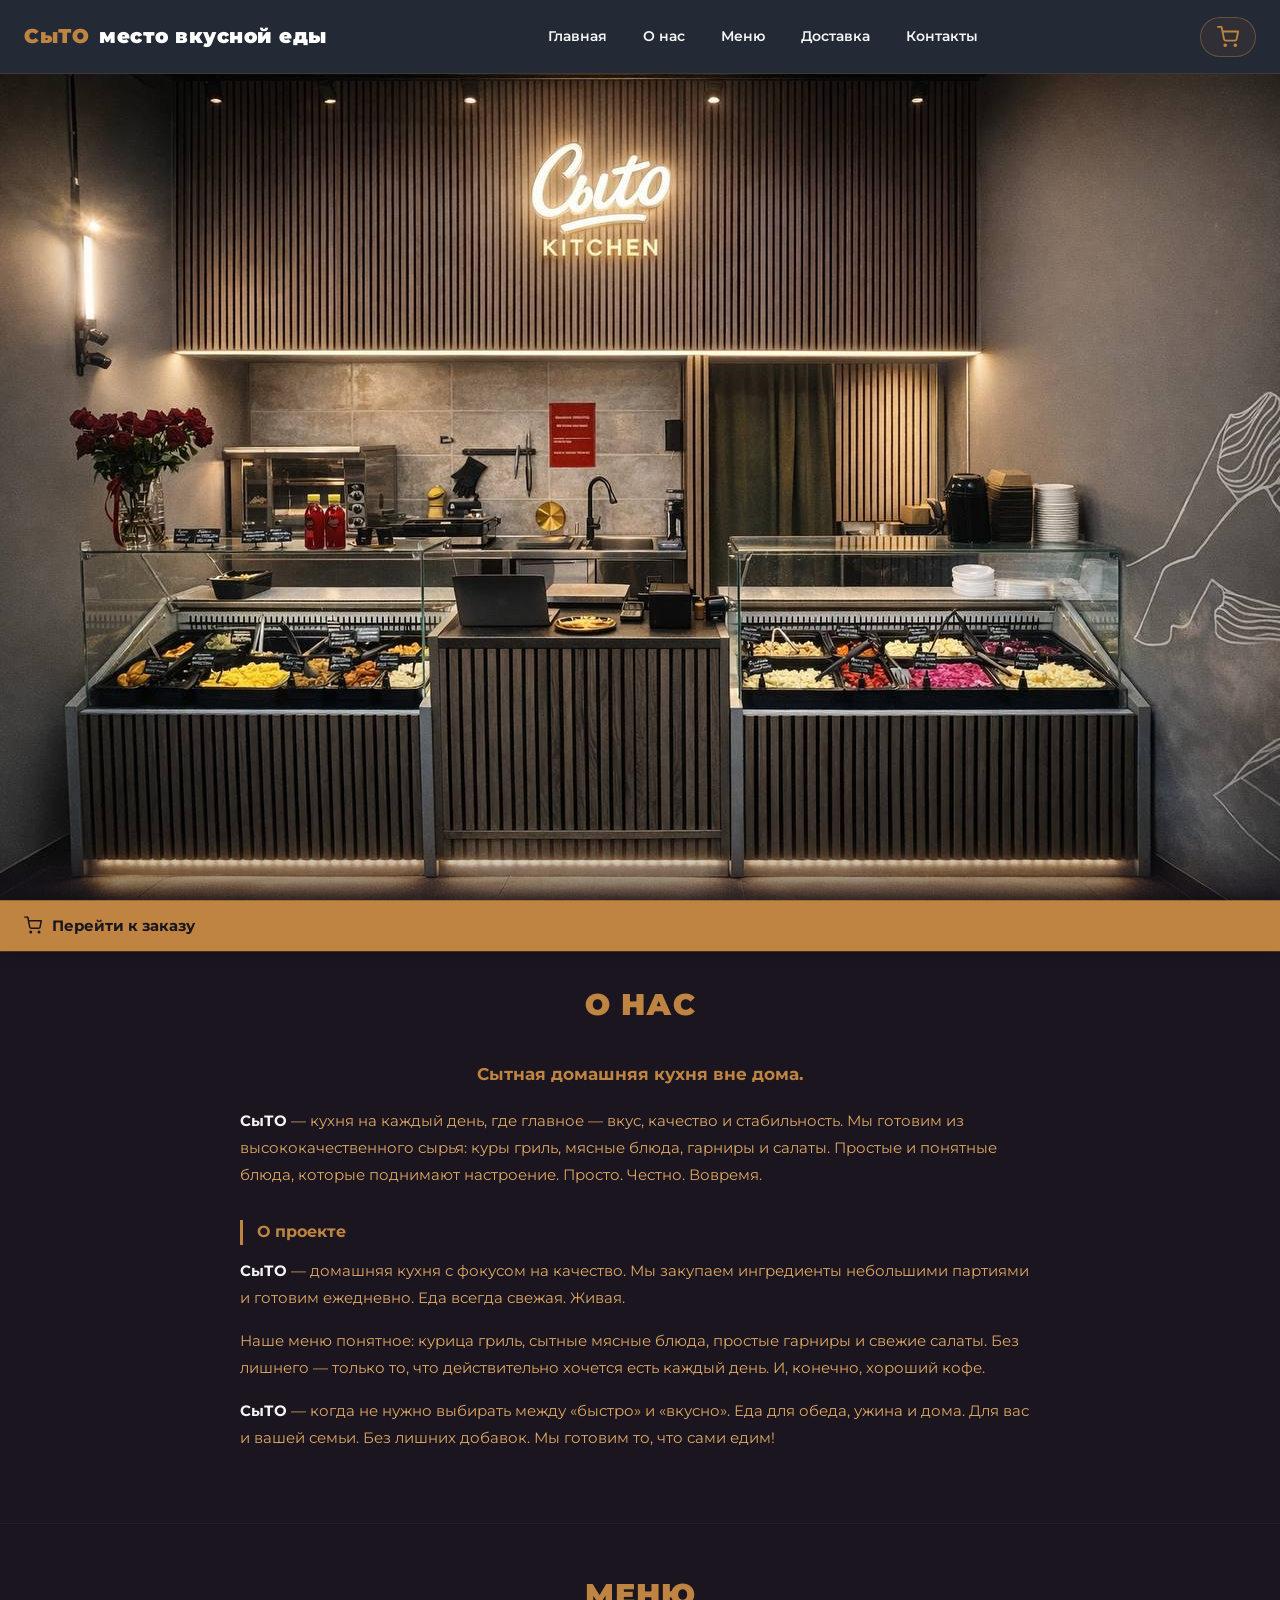
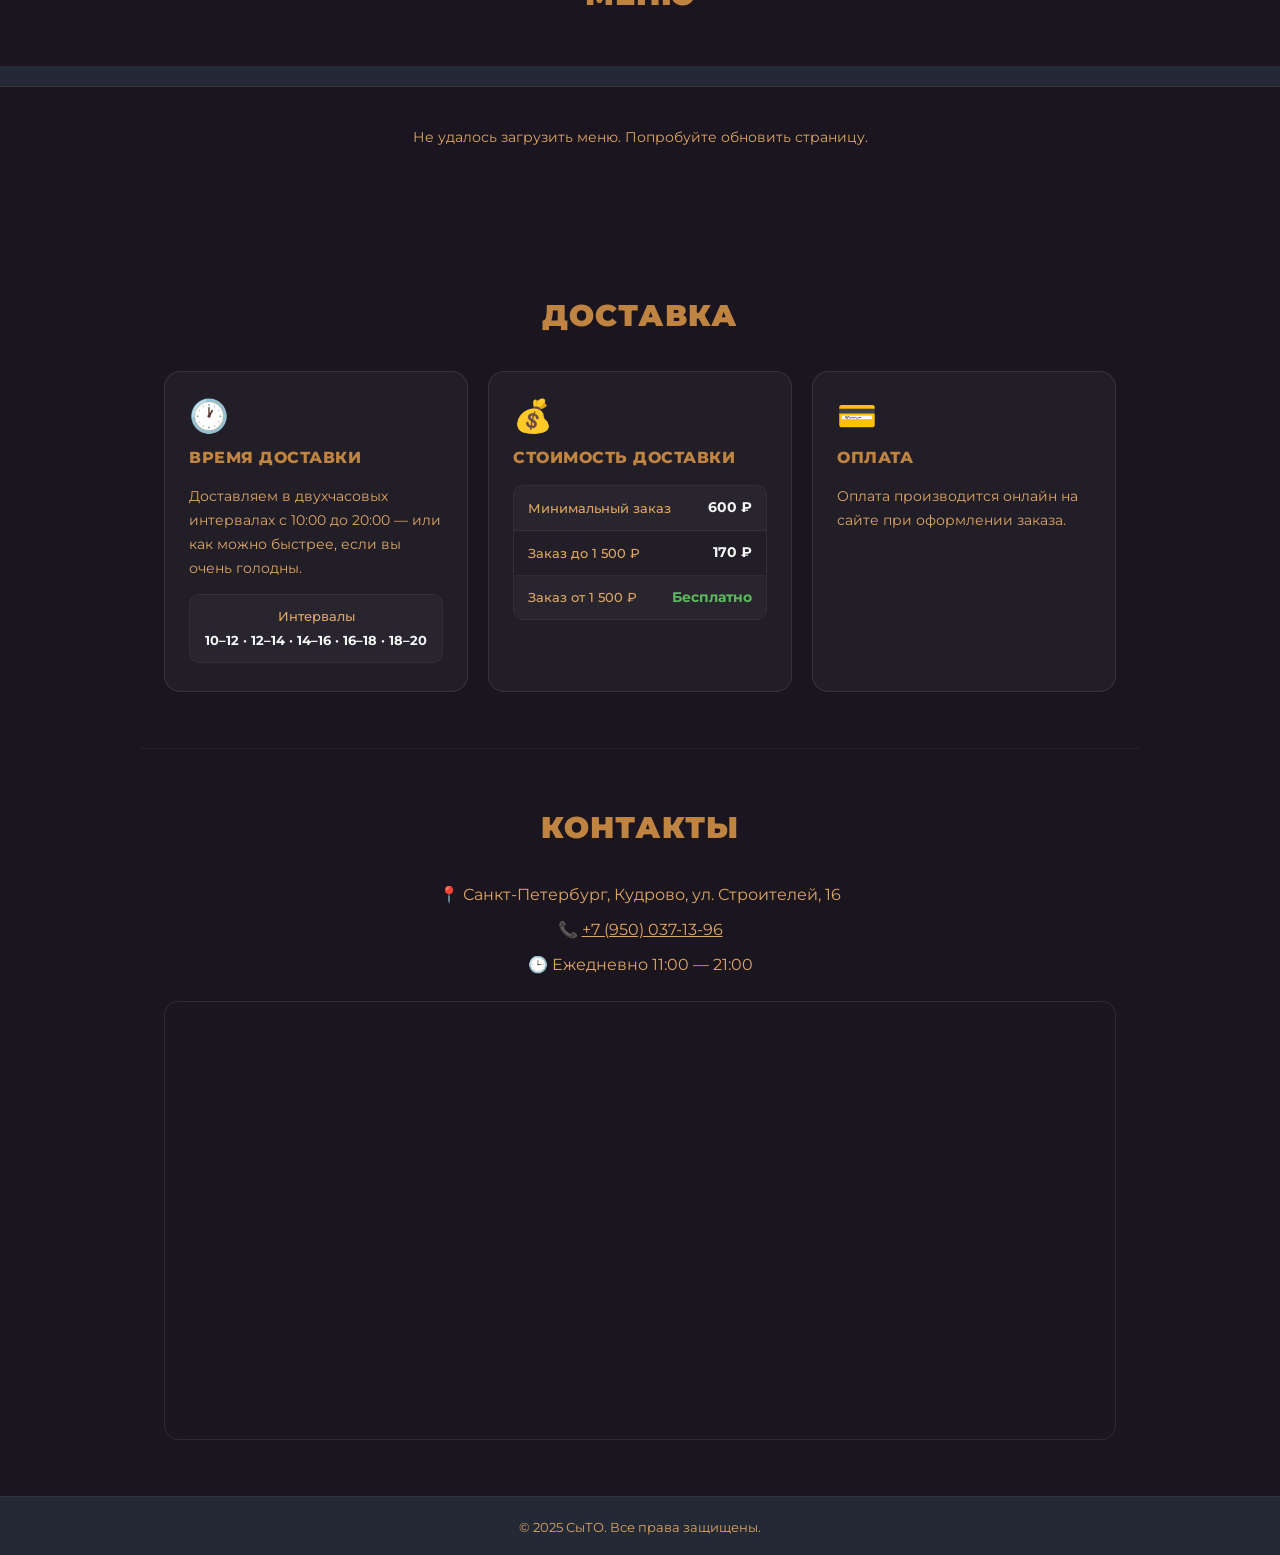
<file: index.html>
<!DOCTYPE html>
<html lang="ru">
<head>
  <!-- Google Analytics -->
  <script async src="https://www.googletagmanager.com/gtag/js?id=G-FLBVCVDB7P"></script>
  <script>
    window.dataLayer = window.dataLayer || [];
    function gtag(){dataLayer.push(arguments);}
    gtag('js', new Date());
    gtag('config', 'G-FLBVCVDB7P');
  </script>

  <meta charset="UTF-8">
  <meta name="viewport" content="width=device-width, initial-scale=1.0, viewport-fit=cover">
  <title>СыТО — домашняя кухня с доставкой</title>

  <link rel="preconnect" href="https://fonts.googleapis.com">
  <link rel="preconnect" href="https://fonts.gstatic.com" crossorigin>
  <link rel="stylesheet" href="css/style.css">
</head>

<body>

  <!-- ===== HEADER ===== -->
  <header id="site-header">
    <div class="header-inner">
      <div class="brand">
        <h1>СыТО</h1>
        <span class="brand-tagline">место вкусной еды</span>
      </div>

      <nav id="main-nav" aria-label="Главное меню">
        <button class="menu-toggle" id="menu-toggle" aria-expanded="false" aria-label="Открыть меню">≡</button>
        <ul>
          <li><a href="#home">Главная</a></li>
          <li><a href="#about">О нас</a></li>
          <li><a href="#menu">Меню</a></li>
          <li><a href="#delivery">Доставка</a></li>
          <li><a href="#contact">Контакты</a></li>
        </ul>
      </nav>

      <!-- Кнопка корзины -->
      <button class="cart-btn" id="cart-btn" aria-label="Открыть корзину">
        <svg width="22" height="22" viewBox="0 0 24 24" fill="none"
             stroke="currentColor" stroke-width="2" stroke-linecap="round" stroke-linejoin="round">
          <circle cx="9" cy="21" r="1"/>
          <circle cx="20" cy="21" r="1"/>
          <path d="M1 1h4l2.68 13.39a2 2 0 0 0 2 1.61h9.72a2 2 0 0 0 2-1.61L23 6H6"/>
        </svg>
        <span class="cart-badge" id="cart-badge" style="display:none">0</span>
      </button>
    </div>
  </header>

  <main>

    <!-- ===== HERO ===== -->
    <section class="hero" id="home" aria-label="Главное фото">
      <figure class="hero-figure">
        <img src="photo_main1.jpg" alt="СыТО — домашняя кухня">
      </figure>
    </section>

    <!-- ===== О НАС ===== -->
    <section id="about" class="section-narrow">
      <h2 class="section-title">О нас</h2>

      <p class="about-lead">Сытная домашняя кухня вне дома.</p>

      <p class="body-text">
        <strong>СыТО</strong> — кухня на каждый день, где главное — вкус, качество и стабильность.
        Мы готовим из высококачественного сырья: куры гриль, мясные блюда, гарниры и салаты.
        Простые и понятные блюда, которые поднимают настроение. Просто. Честно. Вовремя.
      </p>

      <h3 class="about-subtitle">О проекте</h3>
      <p class="body-text">
        <strong>СыТО</strong> — домашняя кухня с фокусом на качество.
        Мы закупаем ингредиенты небольшими партиями и готовим ежедневно. Еда всегда свежая. Живая.
      </p>
      <p class="body-text">
        Наше меню понятное: курица гриль, сытные мясные блюда, простые гарниры и свежие салаты.
        Без лишнего — только то, что действительно хочется есть каждый день. И, конечно, хороший кофе.
      </p>
      <p class="body-text">
        <strong>СыТО</strong> — когда не нужно выбирать между «быстро» и «вкусно».
        Еда для обеда, ужина и дома. Для вас и вашей семьи. Без лишних добавок. Мы готовим то, что сами едим!
      </p>
    </section>

    <!-- ===== МЕНЮ ===== -->
    <section id="menu">
      <div class="menu-title-wrap">
        <h2 class="section-title">Меню</h2>
      </div>

      <!-- Липкая плашка с категориями -->
      <div class="cat-strip" id="cat-strip" role="navigation" aria-label="Категории меню">
        <!-- Заполняется через menu.js -->
      </div>

      <div class="menu-section-wrap">
        <div id="menu-status" class="menu-status">Загружаем меню…</div>
        <div id="menu-grid" aria-live="polite"></div>
      </div>
    </section>

    <!-- ===== ДОСТАВКА ===== -->
    <section id="delivery" class="section-narrow">
      <h2 class="section-title">Доставка</h2>

      <div class="delivery-grid">

        <div class="delivery-card">
          <div class="delivery-card-icon">🕐</div>
          <h3 class="delivery-card-title">Время доставки</h3>
          <p class="delivery-text">Доставляем в двухчасовых интервалах с 10:00 до 20:00 — или как можно быстрее, если вы очень голодны.</p>
          <div class="delivery-table">
            <div class="delivery-row delivery-row--stacked">
              <span class="delivery-label">Интервалы</span>
              <span class="delivery-value">10–12 · 12–14 · 14–16 · 16–18 · 18–20</span>
            </div>
          </div>
        </div>

        <div class="delivery-card">
          <div class="delivery-card-icon">💰</div>
          <h3 class="delivery-card-title">Стоимость доставки</h3>
          <div class="delivery-table">
            <div class="delivery-row">
              <span class="delivery-label">Минимальный заказ</span>
              <span class="delivery-value">600 ₽</span>
            </div>
            <div class="delivery-row">
              <span class="delivery-label">Заказ до 1 500 ₽</span>
              <span class="delivery-value">170 ₽</span>
            </div>
            <div class="delivery-row">
              <span class="delivery-label">Заказ от 1 500 ₽</span>
              <span class="delivery-value delivery-value--free">Бесплатно</span>
            </div>
          </div>
        </div>

        <div class="delivery-card">
          <div class="delivery-card-icon">💳</div>
          <h3 class="delivery-card-title">Оплата</h3>
          <p class="delivery-text">Оплата производится онлайн на сайте при оформлении заказа.</p>
        </div>

      </div>
    </section>

    <!-- ===== КОНТАКТЫ ===== -->
    <section id="contact" class="section-narrow section-contact">
      <h2 class="section-title">Контакты</h2>
      <p class="contact-item">📍 Санкт-Петербург, Кудрово, ул. Строителей, 16</p>
      <p class="contact-item">📞 <a href="tel:+79500371396" style="color:inherit">+7 (950) 037-13-96</a></p>
      <p class="contact-item">🕒 Ежедневно 11:00 — 21:00</p>
      <div class="map-wrap">
        <iframe
          title="Yandex Map — СыТО"
          src="https://yandex.com/map-widget/v1/?ll=30.522317%2C59.909144&z=22&pt=30.522317,59.909144,pm2rdm"
          width="100%" height="430" frameborder="0" allowfullscreen>
        </iframe>
      </div>
    </section>

  </main>

  <footer>© 2025 СыТО. Все права защищены.</footer>

  <!-- ===== КОРЗИНА ===== -->
  <div class="cart-overlay" id="cart-overlay"></div>
  <aside class="cart-panel" id="cart-panel" aria-label="Корзина">
    <!-- Заполняется через cart.js -->
  </aside>

  <!-- Sticky-плашка корзины -->
  <div class="cart-sticky-bar" id="cart-sticky-bar">
    <div class="sticky-bar-left">
      <svg width="18" height="18" viewBox="0 0 24 24" fill="none"
           stroke="currentColor" stroke-width="2" stroke-linecap="round" stroke-linejoin="round">
        <circle cx="9" cy="21" r="1"/><circle cx="20" cy="21" r="1"/>
        <path d="M1 1h4l2.68 13.39a2 2 0 0 0 2 1.61h9.72a2 2 0 0 0 2-1.61L23 6H6"/>
      </svg>
      <span>Перейти к заказу</span>
    </div>
    <div class="sticky-bar-right">
      <span class="sticky-bar-delivery"></span>
      <span class="sticky-bar-total"></span>
    </div>
  </div>

  <!-- Toast-уведомление -->
  <div class="cart-toast" id="cart-toast" role="status" aria-live="polite"></div>

  <!-- ===== СКРИПТЫ ===== -->
  <script src="js/address-suggest.js"></script>
  <script src="js/menu.js"></script>
  <script src="js/cart.js"></script>
  <script>
    /* --- Синхронизация высоты хедера --- */
    const siteHeader = document.getElementById('site-header');
    function syncHeaderHeight() {
      document.documentElement.style.setProperty(
        '--header-h',
        (siteHeader ? siteHeader.offsetHeight : 72) + 'px'
      );
    }
    window.addEventListener('load',   syncHeaderHeight);
    window.addEventListener('resize', syncHeaderHeight);

    /* --- Мобильное меню --- */
    const mainNav    = document.getElementById('main-nav');
    const menuToggle = document.getElementById('menu-toggle');

    function closeNav() {
      mainNav.classList.remove('open');
      menuToggle.setAttribute('aria-expanded', 'false');
    }

    menuToggle.addEventListener('click', e => {
      e.stopPropagation();
      const opened = mainNav.classList.toggle('open');
      menuToggle.setAttribute('aria-expanded', opened ? 'true' : 'false');
    });
    document.addEventListener('click',   e => { if (!mainNav.contains(e.target)) closeNav(); });
    document.addEventListener('keydown', e => { if (e.key === 'Escape') { closeNav(); Cart.close(); } });
    mainNav.querySelectorAll('a').forEach(a => a.addEventListener('click', closeNav));

    /* --- Открытие/закрытие корзины --- */
    document.getElementById('cart-btn').addEventListener('click', () => Cart.open());
    document.getElementById('cart-overlay').addEventListener('click', () => Cart.close());
  </script>

  <!-- ===== PAYMENT RESULT MODAL ===== -->
  <div id="payment-modal" style="display:none;position:fixed;inset:0;z-index:9000;
       background:rgba(0,0,0,.65);display:none;align-items:center;justify-content:center;padding:20px">
    <div style="background:#2a2209;border:1px solid rgba(212,175,55,.3);border-radius:18px;
                padding:36px 32px;max-width:380px;width:100%;text-align:center">
      <div id="payment-modal-icon" style="font-size:52px;margin-bottom:12px"></div>
      <h2 id="payment-modal-title" style="margin:0 0 10px;color:#d4af37;font-size:22px"></h2>
      <p id="payment-modal-text" style="margin:0 0 24px;color:#ccc;font-size:15px;line-height:1.5"></p>
      <button onclick="closePaymentModal()"
              style="background:#d4af37;color:#1e1a0e;border:none;border-radius:30px;
                     padding:12px 32px;font-size:15px;font-weight:700;cursor:pointer">
        Хорошо
      </button>
    </div>
  </div>

  <script>
    (function () {
      const params  = new URLSearchParams(location.search);
      const payment = params.get('payment');
      if (!payment) return;

      // Clean URL without reload
      history.replaceState(null, '', location.pathname);

      const modal = document.getElementById('payment-modal');
      const icon  = document.getElementById('payment-modal-icon');
      const title = document.getElementById('payment-modal-title');
      const text  = document.getElementById('payment-modal-text');

      if (payment === 'success') {
        icon.textContent  = '✅';
        title.textContent = 'Оплата прошла успешно!';
        text.textContent  = 'Заказ успешно оплачен — мы уже готовим его для вас!';
      } else {
        icon.textContent  = '❌';
        title.textContent = 'Оплата не прошла';
        text.textContent  = 'Что-то пошло не так. Попробуйте ещё раз.';
      }

      modal.style.display = 'flex';
    })();

    function closePaymentModal() {
      document.getElementById('payment-modal').style.display = 'none';
    }
  </script>

</body>
</html>
</file>
<file: css/style.css>
/* ======================================================
   СыТО kitchen — stylesheet
   Дизайн вдохновлён kulinariya.shalyapinspb.ru
   Цветовая гамма — оригинальная тёмная
   ====================================================== */

@import url('https://fonts.googleapis.com/css2?family=Montserrat:wght@400;500;600;700;800;900&display=swap');

:root {
  --off-black:      #1a151f;
  --dark-olive:     #bf8441;
  --olive-metallic: #dea663;
  --dark-wood:      #232935;
  --accent:         #bf8441;
  --text:           #f5f5f5;
  --muted:          #dea663;
  --card-bg:        rgba(255,255,255,.04);
  --card-border:    rgba(255,255,255,.09);
  --header-h:       70px;
  --cart-w:         420px;
}

html { scroll-behavior: smooth; }
*, *::before, *::after { box-sizing: border-box; }

body {
  margin: 0;
  font-family: 'Montserrat', Arial, sans-serif;
  background: var(--off-black);
  color: var(--text);
  overflow-x: hidden;
  font-size: 15px;
  line-height: 1.55;
}
body.cart-open { overflow: hidden; }

/* ===== HEADER ===== */
header {
  position: fixed; top: 0; left: 0; right: 0; z-index: 2000;
  background: var(--dark-wood);
  border-bottom: 1px solid rgba(191,132,65,.18);
}
.header-inner {
  max-width: 1300px; margin: 0 auto;
  height: var(--header-h); padding: 0 24px;
  display: flex; align-items: center; gap: 20px;
}
.brand { flex-shrink: 0; display: flex; align-items: center; gap: 10px; }
.brand h1 {
  margin: 0; color: var(--accent);
  font-size: 20px; font-weight: 900;
  letter-spacing: .5px; white-space: nowrap;
}
.brand-tagline {
  color: #fff; font-size: 20px; font-weight: 900;
  letter-spacing: .5px; white-space: nowrap;
}

/* Nav */
nav#main-nav { position: relative; flex: 1; display: flex; justify-content: center; }
.menu-toggle {
  display: none; align-items: center; justify-content: center;
  width: 40px; height: 40px; border-radius: 8px;
  border: 1px solid rgba(255,255,255,.15);
  background: rgba(255,255,255,.06); color: #fff; font-size: 20px; cursor: pointer;
}
nav#main-nav ul {
  list-style: none; display: flex; gap: 4px; margin: 0; padding: 0;
}
nav#main-nav a {
  display: inline-block; padding: 7px 16px; border-radius: 30px;
  text-decoration: none; font-weight: 600; font-size: 14px; color: var(--text);
  transition: background .15s, color .15s;
}
nav#main-nav a:hover { background: rgba(191,132,65,.15); color: var(--accent); }

/* Cart button */
.cart-btn {
  position: relative; flex-shrink: 0; margin-left: auto;
  display: flex; align-items: center; gap: 8px;
  padding: 8px 16px; border-radius: 30px;
  border: 1px solid rgba(191,132,65,.4);
  background: rgba(191,132,65,.08); color: var(--accent);
  font-family: inherit; font-size: 14px; font-weight: 700;
  cursor: pointer; transition: background .15s;
  white-space: nowrap;
}
.cart-btn:hover { background: rgba(191,132,65,.18); }
.cart-badge {
  display: flex; align-items: center; justify-content: center;
  min-width: 20px; height: 20px; padding: 0 5px;
  border-radius: 999px; background: #e74c3c; color: #fff;
  font-size: 11px; font-weight: 800;
}

/* Mobile nav */
@media (max-width: 860px) {
  .menu-toggle { display: flex; }
  nav#main-nav { flex: none; }
  nav#main-nav ul {
    position: fixed; top: var(--header-h); left: 12px; right: 12px;
    flex-direction: column; gap: 4px;
    background: #232935; border: 1px solid rgba(255,255,255,.12);
    border-radius: 14px; padding: 10px;
    transform: scale(.97) translateY(-8px); opacity: 0; pointer-events: none;
    transition: opacity .18s ease, transform .18s ease;
    z-index: 4000;
  }
  nav#main-nav.open ul { opacity: 1; transform: scale(1) translateY(0); pointer-events: auto; }
  nav#main-nav a { width: 100%; }
  .brand h1 { font-size: 17px; }
}

/* ===== MAIN ===== */
main { margin-top: var(--header-h); }

/* ===== HERO ===== */
.hero { width: 100%; line-height: 0; }
.hero-figure { margin: 0; position: relative; }
.hero-figure img {
  width: 100%; display: block;
}
/* Тонкий градиент снизу чтобы hero плавно переходил в фон */
.hero-figure::after {
  content: '';
  position: absolute; left: 0; right: 0; bottom: 0; height: 80px;
  background: linear-gradient(transparent, var(--off-black));
}

/* ===== РАЗДЕЛЫ ===== */
.section-narrow {
  max-width: 1000px; margin: 0 auto; padding: 56px 24px;
}

.section-title {
  font-size: clamp(22px, 3vw, 30px); font-weight: 900;
  color: var(--accent); margin: 0 0 32px;
  text-align: center; text-transform: uppercase; letter-spacing: 1px;
}

/* ===== О НАС ===== */
.about-lead {
  font-size: 17px; font-weight: 700; color: var(--accent);
  max-width: 800px; margin: 0 auto 20px; text-align: center;
}
.about-subtitle {
  font-size: 16px; font-weight: 700; color: var(--accent);
  max-width: 800px; margin: 32px auto 12px;
  padding-left: 14px; border-left: 3px solid var(--accent);
}
.body-text {
  font-size: 15px; line-height: 1.8; max-width: 800px;
  margin: 0 auto 16px; text-align: left; color: var(--muted);
}
.body-text strong { color: var(--text); }

/* ===== WARNING ===== */
.site-warning {
  font-size: 15px; line-height: 1.6;
  color: #e05050; background: rgba(200,60,60,.1);
  border-left: 4px solid #e05050;
  border-radius: 0 8px 8px 0;
  padding: 12px 16px; margin: 0;
}

/* ===== CATEGORY STRIP ===== */
.cat-strip {
  position: sticky; top: var(--header-h); z-index: 500;
  background: var(--dark-wood);
  border-bottom: 1px solid rgba(191,132,65,.15);
  display: flex; gap: 6px; padding: 10px 24px;
  overflow-x: auto; scrollbar-width: none;
}
.cat-strip::-webkit-scrollbar { display: none; }

.cat-strip-item {
  white-space: nowrap; padding: 7px 18px; border-radius: 30px;
  border: 1px solid rgba(255,255,255,.12); color: var(--muted);
  background: transparent; font-family: inherit; font-size: 13px; font-weight: 600;
  cursor: pointer; transition: all .15s; flex-shrink: 0;
}
.cat-strip-item:hover { border-color: rgba(191,132,65,.4); color: var(--text); }
.cat-strip-item.active {
  background: var(--accent); color: var(--dark-wood);
  border-color: var(--accent); font-weight: 800;
}

/* ===== МЕНЮ ===== */
#menu { border-top: 1px solid rgba(255,255,255,.04); }
.menu-title-wrap { padding: 48px 24px 16px; text-align: center; }
.menu-section-wrap {
  max-width: 1360px; margin: 0 auto; padding: 40px 24px 72px;
}
.menu-status { text-align: center; color: var(--muted); font-size: 14px; margin-bottom: 16px; }

/* Категория */
.menu-category {
  margin-bottom: 60px;
  scroll-margin-top: calc(var(--header-h) + var(--strip-h, 56px) + 16px);
}

.category-title {
  display: inline-flex; align-items: center; gap: 12px;
  font-size: 20px; font-weight: 900; color: var(--accent);
  text-transform: uppercase; letter-spacing: .5px;
  margin: 0 0 24px; padding-left: 14px;
  border-left: 4px solid var(--accent);
}

/* Сетка товаров */
.category-products {
  display: grid; gap: 20px;
  grid-template-columns: repeat(4, 1fr);
}
@media (max-width: 1200px) { .category-products { grid-template-columns: repeat(3, 1fr); } }
@media (max-width: 820px)  { .category-products { grid-template-columns: repeat(2, 1fr); } }
@media (max-width: 500px)  { .category-products { grid-template-columns: 1fr; } }

/* Карточка товара */
.product-card {
  background: var(--card-bg);
  border: 1px solid var(--card-border);
  border-radius: 14px; overflow: hidden;
  display: flex; flex-direction: column;
  transition: border-color .2s, box-shadow .2s;
}
.product-card:hover {
  border-color: rgba(191,132,65,.35);
  box-shadow: 0 6px 24px rgba(0,0,0,.45);
}
.product-img {
  width: 100%; aspect-ratio: 4/3; object-fit: cover; display: block;
  background: rgba(255,255,255,.04);
}
.product-body {
  padding: 16px; display: flex; flex-direction: column; gap: 8px; flex: 1;
}
.product-title {
  margin: 0; font-size: 15px; font-weight: 700;
  color: var(--text); line-height: 1.3;
}
.product-desc {
  margin: 0; font-size: 12px; line-height: 1.55; color: var(--muted); flex: 1;
}
.product-footer {
  display: flex; align-items: center; justify-content: space-between;
  gap: 10px; margin-top: 10px; flex-wrap: wrap;
}
.product-price-info { display: flex; flex-direction: row; align-items: baseline; gap: 4px; }
.product-price { font-size: 17px; font-weight: 800; color: var(--accent); }
.product-unit  { font-size: 12px; color: var(--muted); font-weight: 500; }

.product-nutrition {
  display: flex; gap: 10px; flex-wrap: wrap;
  font-size: 11px; color: var(--muted); opacity: .7;
  margin-top: 2px;
}

.btn-add {
  display: inline-flex; align-items: center; gap: 5px;
  padding: 8px 18px; border-radius: 30px; border: none;
  background: var(--dark-olive); color: #fff;
  font-family: inherit; font-size: 13px; font-weight: 700;
  cursor: pointer; transition: background .15s, transform .1s;
  white-space: nowrap;
}
.btn-add:hover { background: var(--olive-metallic); }
.btn-add:active { transform: scale(.96); }

.product-footer-left {
  display: flex;
  flex-direction: column;
  gap: 6px;
}

.avail-badge {
  display: inline-flex;
  align-items: center;
  gap: 5px;
  font-size: 11px;
  font-weight: 600;
}
.avail-badge--yes { color: #5cb85c; }
.avail-badge--no  { color: #c0392b; }

.avail-dot {
  width: 7px; height: 7px;
  border-radius: 50%; flex-shrink: 0;
}
.avail-dot--green { background: #5cb85c; }
.avail-dot--red   { background: #c0392b; }

.product-unavail {
  font-size: 12px; color: #c0392b; font-weight: 600;
  padding: 6px 12px; border-radius: 30px;
  background: rgba(192,57,43,.12); border: 1px solid rgba(192,57,43,.25);
}

/* ===== ДОСТАВКА ===== */
.delivery-grid {
  display: grid;
  grid-template-columns: repeat(3, 1fr);
  gap: 20px;
  margin-top: 8px;
}
@media (max-width: 860px) { .delivery-grid { grid-template-columns: 1fr; } }
@media (max-width: 1100px) and (min-width: 861px) { .delivery-grid { grid-template-columns: repeat(3, 1fr); } }

.delivery-card {
  background: var(--card-bg);
  border: 1px solid var(--card-border);
  border-radius: 16px;
  padding: 28px 24px;
  display: flex;
  flex-direction: column;
  gap: 14px;
}

.delivery-card-icon { font-size: 32px; line-height: 1; }

.delivery-card-title {
  margin: 0;
  font-size: 16px; font-weight: 800;
  color: var(--accent); text-transform: uppercase; letter-spacing: .5px;
}

.delivery-table {
  display: flex;
  flex-direction: column;
  gap: 0;
  border: 1px solid rgba(255,255,255,.08);
  border-radius: 10px;
  overflow: hidden;
}

.delivery-row {
  display: flex;
  justify-content: space-between;
  align-items: center;
  gap: 12px;
  padding: 11px 14px;
  border-bottom: 1px solid rgba(255,255,255,.06);
}
.delivery-row:last-child { border-bottom: none; }
.delivery-row:nth-child(odd) { background: rgba(255,255,255,.03); }

.delivery-label {
  font-size: 13px; color: var(--muted); font-weight: 500;
}
.delivery-value {
  font-size: 14px; font-weight: 700; color: var(--text);
  text-align: right; flex-shrink: 0;
}
@media (max-width: 480px) {
  .delivery-row { flex-wrap: wrap; }
  .delivery-value { flex-shrink: 1; white-space: normal; }
}
.delivery-row--stacked { flex-direction: column; gap: 4px; }
.delivery-row--stacked .delivery-value { text-align: left; font-size: 13px; }
.delivery-value--free { color: #5cb85c; }

.delivery-note {
  margin: 0;
  font-size: 12px; color: var(--muted); line-height: 1.6; font-weight: 500;
  padding-top: 4px;
  border-top: 1px solid rgba(255,255,255,.06);
}

.delivery-text {
  margin: 0;
  font-size: 14px; color: var(--muted); line-height: 1.7;
}

/* ===== КОНТАКТЫ ===== */
.section-contact { border-top: 1px solid rgba(255,255,255,.05); }
.contact-item { text-align: center; font-size: 16px; margin: 10px auto; color: var(--muted); }
.contact-item a { color: inherit; }
.contact-item a:hover { color: var(--accent); }
.map-wrap {
  border-radius: 14px; overflow: hidden;
  border: 1px solid var(--card-border); margin-top: 24px;
}

/* ===== FOOTER ===== */
footer {
  text-align: center; background: var(--dark-wood);
  color: var(--muted); padding: 20px 24px; font-size: 13px;
  border-top: 1px solid rgba(255,255,255,.06);
}

/* ===== OVERLAY ===== */
.cart-overlay {
  position: fixed; inset: 0; z-index: 2990;
  background: rgba(0,0,0,.6);
  opacity: 0; pointer-events: none;
  transition: opacity .25s;
}
.cart-overlay.active { opacity: 1; pointer-events: auto; }

/* ===== КОРЗИНА ===== */
.cart-panel {
  position: fixed; top: 0; right: 0; bottom: 0; z-index: 3000;
  width: var(--cart-w); max-width: 100vw;
  background: #1e2330;
  border-left: 1px solid rgba(255,255,255,.08);
  display: flex; flex-direction: column;
  transform: translateX(100%);
  transition: transform .3s cubic-bezier(.4,0,.2,1);
}
.cart-panel.open { transform: translateX(0); }

.cart-header {
  display: flex; align-items: center; justify-content: space-between;
  padding: 18px 22px; background: var(--dark-wood);
  border-bottom: 1px solid rgba(255,255,255,.08); flex-shrink: 0;
}
.cart-header h2 {
  margin: 0; font-size: 18px; font-weight: 800;
  color: var(--accent); text-transform: uppercase; letter-spacing: .5px;
}
.cart-close-btn {
  width: 34px; height: 34px; border-radius: 30px;
  border: 1px solid rgba(255,255,255,.15);
  background: rgba(255,255,255,.05); color: var(--muted);
  font-size: 16px; cursor: pointer;
  display: flex; align-items: center; justify-content: center;
  transition: background .15s, color .15s;
}
.cart-close-btn:hover { background: rgba(255,255,255,.12); color: #fff; }

.cart-body { flex: 1; overflow-y: auto; overflow-x: hidden; padding: 16px 22px; }

.cart-empty {
  text-align: center; padding: 48px 20px;
  color: var(--muted); font-size: 15px; line-height: 1.7;
}

.cart-item-wrap { border-bottom: 1px solid rgba(255,255,255,.06); }
.cart-item {
  display: flex; align-items: center; gap: 12px;
  padding: 14px 0;
}
.cart-item-minwarn {
  font-size: 12px; color: var(--accent);
  max-height: 0; overflow: hidden; opacity: 0;
  transition: max-height .25s ease, opacity .25s ease, padding .25s ease;
  padding: 0 0;
}
.cart-item-minwarn.show {
  max-height: 30px; opacity: 1; padding: 0 0 10px;
}
.cart-item-info { flex: 1; min-width: 0; }
.cart-item-right { display: flex; flex-direction: row; align-items: center; gap: 8px; flex-shrink: 0; }
.cart-item-remove {
  width: 30px; height: 30px; border-radius: 30px;
  border: 1px solid rgba(255,255,255,.18);
  background: rgba(255,255,255,.06); color: var(--muted);
  font-size: 13px; cursor: pointer;
  display: flex; align-items: center; justify-content: center;
  transition: background .12s, border-color .12s, color .12s;
  flex-shrink: 0;
}
.cart-item-remove:hover {
  background: rgba(200,60,60,.18); border-color: rgba(200,60,60,.5); color: #e05050;
}
.cart-item-name { font-size: 14px; font-weight: 700; color: var(--text); margin-bottom: 3px; }
.cart-item-unit { font-size: 11px; color: var(--muted); }
.cart-item-price { font-size: 13px; color: var(--accent); font-weight: 700; margin-top: 3px; }

.qty-controls { display: flex; align-items: center; gap: 6px; flex-shrink: 0; }
.qty-btn {
  width: 30px; height: 30px; border-radius: 30px;
  border: 1px solid rgba(255,255,255,.18);
  background: rgba(255,255,255,.06); color: #fff; font-size: 16px;
  cursor: pointer; display: flex; align-items: center; justify-content: center;
  transition: background .12s;
}
.qty-btn:hover { background: rgba(191,132,65,.2); border-color: rgba(191,132,65,.4); }
.qty-val {
  font-size: 14px; font-weight: 700; min-width: 44px;
  text-align: center; color: var(--text);
}

.cart-footer {
  padding: 18px 22px; background: var(--dark-wood);
  border-top: 1px solid rgba(255,255,255,.08); flex-shrink: 0;
}
/* Строки итогов */
.cart-totals { display: flex; flex-direction: column; gap: 0; margin-bottom: 14px; }
.cart-totals-row {
  display: flex; justify-content: space-between; align-items: center;
  padding: 7px 0; border-bottom: 1px solid rgba(255,255,255,.06);
  font-size: 14px; color: var(--muted);
}
.cart-totals-row--total {
  font-size: 17px; font-weight: 800; color: #fff;
  border-bottom: none; padding-top: 10px;
}
.cart-totals-row--total span { color: var(--accent); }
.cart-delivery-free { color: #5cb85c; font-weight: 700; }

/* Предупреждение о минимальной сумме */
.cart-min-warning {
  font-size: 13px; font-weight: 600; color: #e05050;
  background: rgba(200,60,60,.1); border: 1px solid rgba(200,60,60,.25);
  border-radius: 10px; padding: 10px 14px; margin-bottom: 12px;
  text-align: center; line-height: 1.5;
}

.btn-primary {
  width: 100%; padding: 13px; border-radius: 30px; border: none;
  background: var(--dark-olive); color: #fff;
  font-family: inherit; font-size: 15px; font-weight: 700;
  cursor: pointer; transition: background .15s;
  text-transform: uppercase; letter-spacing: .5px;
}
.btn-primary:hover { background: var(--olive-metallic); }
.btn-primary:disabled { opacity: .6; cursor: not-allowed; }

.btn-back {
  display: inline-flex; align-items: center; gap: 6px;
  background: none; border: none; color: var(--muted);
  font-family: inherit; font-size: 13px; font-weight: 600;
  cursor: pointer; padding: 0 0 18px; transition: color .15s;
}
.btn-back:hover { color: var(--text); }

/* ===== ФОРМА ОФОРМЛЕНИЯ ===== */
.checkout-form { display: flex; flex-direction: column; gap: 14px; }

.form-group { display: flex; flex-direction: column; gap: 6px; }
.form-group label { font-size: 12px; font-weight: 700; color: var(--muted); text-transform: uppercase; letter-spacing: .5px; }

.form-group input,
.form-group textarea {
  width: 100%; padding: 10px 14px; border-radius: 10px;
  border: 1px solid rgba(255,255,255,.12);
  background: rgba(255,255,255,.05); color: var(--text);
  font-family: inherit; font-size: 14px;
  transition: border-color .15s, background .15s;
}
.form-group input::placeholder,
.form-group textarea::placeholder { color: rgba(200,185,168,.4); }
.form-group input:focus,
.form-group textarea:focus {
  outline: none;
  border-color: rgba(191,132,65,.5);
  background: rgba(191,132,65,.04);
}
.form-group textarea { resize: vertical; min-height: 72px; }

.form-row { display: grid; grid-template-columns: 1fr 1fr; gap: 10px; }
@media (max-width: 480px) { .form-row { grid-template-columns: 1fr; } }

.time-options { display: flex; flex-direction: column; gap: 8px; margin-top: 2px; }
.time-option {
  display: flex; align-items: center; gap: 12px;
  padding: 12px 16px; border-radius: 10px;
  border: 1px solid rgba(255,255,255,.1);
  background: rgba(255,255,255,.03); cursor: pointer;
  transition: background .12s, border-color .12s;
}
.time-option:hover { background: rgba(191,132,65,.08); border-color: rgba(191,132,65,.3); }
.time-option input[type="radio"] { accent-color: var(--accent); width: 16px; height: 16px; cursor: pointer; flex-shrink: 0; }
.time-option span { font-size: 14px; font-weight: 600; }
.time-option input[type="radio"]:checked + span { color: var(--accent); }

.pet-option {
  display: flex; align-items: center; gap: 12px;
  padding: 12px 16px; border-radius: 10px;
  border: 1px solid rgba(255,255,255,.1);
  background: rgba(255,255,255,.03); cursor: pointer;
  transition: background .12s, border-color .12s;
}
.pet-option:hover { background: rgba(191,132,65,.08); border-color: rgba(191,132,65,.3); }
.pet-option input[type="checkbox"] { accent-color: var(--accent); width: 16px; height: 16px; cursor: pointer; flex-shrink: 0; }
.pet-option span { font-size: 14px; font-weight: 600; }

.time-window-hint {
  font-size: 12px; color: var(--muted); margin-top: 6px;
  padding: 8px 12px; border-radius: 8px;
  background: rgba(255,255,255,.03);
}

.delivery-closed-note {
  font-size: 14px; color: var(--muted); line-height: 1.6;
  padding: 14px 16px; border-radius: 10px;
  border: 1px solid rgba(255,255,255,.1);
  background: rgba(255,255,255,.03);
}
.delivery-closed-note a { color: var(--accent); }

.payment-note {
  font-size: 12px; padding: 12px 14px; border-radius: 10px;
  background: rgba(191,132,65,.08); border: 1px solid rgba(191,132,65,.2);
  color: var(--muted); line-height: 1.6; font-weight: 500;
}

.order-summary {
  font-size: 13px; padding: 12px 14px; border-radius: 10px;
  background: rgba(0,0,0,.25); border: 1px solid rgba(255,255,255,.08);
  color: var(--muted); line-height: 1.7; margin-bottom: 6px;
}
.order-summary strong { color: var(--text); font-size: 14px; }
.order-summary-total { margin-top: 8px; font-weight: 800; color: #fff; font-size: 15px; }

/* ===== AUTOCOMPLETE DROPDOWN ===== */
.suggest-dropdown {
  position: absolute;
  top: calc(100% + 4px);
  left: 0; right: 0;
  z-index: 500;
  background: #1e2330;
  border: 1px solid rgba(191,132,65,.3);
  border-radius: 10px;
  overflow: hidden;
  box-shadow: 0 6px 20px rgba(0,0,0,.5);
}
.suggest-item {
  padding: 10px 14px;
  font-size: 13px;
  color: var(--muted);
  cursor: pointer;
  border-bottom: 1px solid rgba(255,255,255,.05);
  transition: background .1s, color .1s;
  line-height: 1.4;
}
.suggest-item:last-child { border-bottom: none; }
.suggest-item:hover,
.suggest-item--active {
  background: rgba(191,132,65,.12);
  color: var(--text);
}

/* Родитель инпута должен быть relative */
.form-group { position: relative; }

/* ===== TOAST ===== */
.cart-toast {
  position: fixed; top: calc(var(--header-h) + 16px); left: 50%;
  transform: translateX(-50%) translateY(-10px);
  z-index: 4000; background: var(--dark-wood); color: var(--text);
  padding: 11px 22px; border-radius: 30px;
  border: 1px solid rgba(191,132,65,.3);
  font-family: inherit; font-size: 13px; font-weight: 700;
  opacity: 0; pointer-events: none;
  transition: opacity .22s, transform .22s; white-space: nowrap;
  box-shadow: 0 4px 20px rgba(0,0,0,.55);
}
.cart-toast.show { opacity: 1; transform: translateX(-50%) translateY(0); }

/* ---- Inline qty на карточке ---- */
.inline-qty {
  display: inline-flex; align-items: center; gap: 4px;
}
.inline-qty-btn {
  width: 30px; height: 30px; border-radius: 50%; border: none;
  background: var(--dark-olive); color: #fff;
  font-size: 16px; font-weight: 700; line-height: 1;
  cursor: pointer; display: flex; align-items: center; justify-content: center;
  transition: background .15s, transform .1s; flex-shrink: 0;
}
.inline-qty-btn:hover { background: var(--olive-metallic); }
.inline-qty-btn:active { transform: scale(.9); }
.inline-qty-val {
  min-width: 42px; text-align: center;
  font-size: 13px; font-weight: 700; color: var(--text);
}
.inline-qty-btn--delete { background: #7a2020 !important; }
.inline-qty-btn--delete:hover { background: #a02828 !important; }

/* ---- Sticky-плашка корзины ---- */
.cart-sticky-bar {
  position: fixed; bottom: 0; left: 0; right: 0; z-index: 3000;
  background: var(--accent);
  color: #1a151f;
  padding: 14px 24px;
  padding-bottom: calc(14px + env(safe-area-inset-bottom, 0px));
  display: flex; align-items: center; justify-content: space-between;
  cursor: pointer;
  transform: translateY(100%);
  transition: transform .3s cubic-bezier(.4,0,.2,1);
  box-shadow: 0 -2px 16px rgba(0,0,0,.4);
}
.cart-sticky-bar.visible { transform: translateY(0); }
.cart-sticky-bar.hidden   { transform: translateY(100%); }
.sticky-bar-left {
  display: flex; align-items: center; gap: 10px;
  font-size: 15px; font-weight: 700;
}
.sticky-bar-right {
  display: flex; flex-direction: column-reverse; align-items: flex-end; gap: 1px;
}
.sticky-bar-total {
  font-size: 17px; font-weight: 800;
}
.sticky-bar-delivery {
  font-size: 11px; opacity: .7;
}

/* ===== MOBILE ===== */

/* --- Планшеты и мобильные <860px --- */
@media (max-width: 860px) {
  .menu-toggle { width: 44px; height: 44px; }
  .menu-section-wrap { padding: 24px 16px 100px; }
  .cat-strip { padding: 0 16px; }
  .section-narrow { padding: 32px 16px; }
  .menu-title-wrap { padding: 28px 16px 12px; }
}

/* --- Мобильные <480px --- */
@media (max-width: 480px) {
  :root {
    --cart-w: 100vw;
    --header-h: 60px;
  }

  /* Header */
  .header-inner { padding: 0 16px; }
  .brand h1 { font-size: 16px; }

  /* Кнопки +/− и удаления — увеличить до 38px */
  .qty-btn {
    width: 38px; height: 38px; font-size: 18px;
  }
  .cart-item-remove {
    width: 38px; height: 38px; font-size: 14px;
  }
  .qty-val { min-width: 40px; font-size: 14px; }

  /* Кнопка «Добавить» в карточке */
  .btn-add { padding: 10px 18px; font-size: 13px; }

  /* Инпуты формы — увеличить высоту для пальца */
  .form-group input,
  .form-group textarea {
    padding: 13px 14px; font-size: 16px; /* 16px предотвращает zoom на iOS */
  }

  /* Радиокнопки времени доставки */
  .time-option { padding: 14px 16px; }
  .time-option input[type="radio"] { width: 20px; height: 20px; }
  .time-option span { font-size: 15px; }

  /* Корзина */
  .cart-header, .cart-body, .cart-footer { padding-left: 16px; padding-right: 16px; }
  .cart-header h2 { font-size: 17px; }

  /* Секция доставки */
  .delivery-grid { gap: 14px; }

  /* Hero градиент меньше */
  .hero-figure::after { height: 50px; }

  /* Toast — меньше отступы */
  .cart-toast { font-size: 13px; padding: 10px 18px; max-width: calc(100vw - 32px); white-space: normal; text-align: center; }
}
</file>
